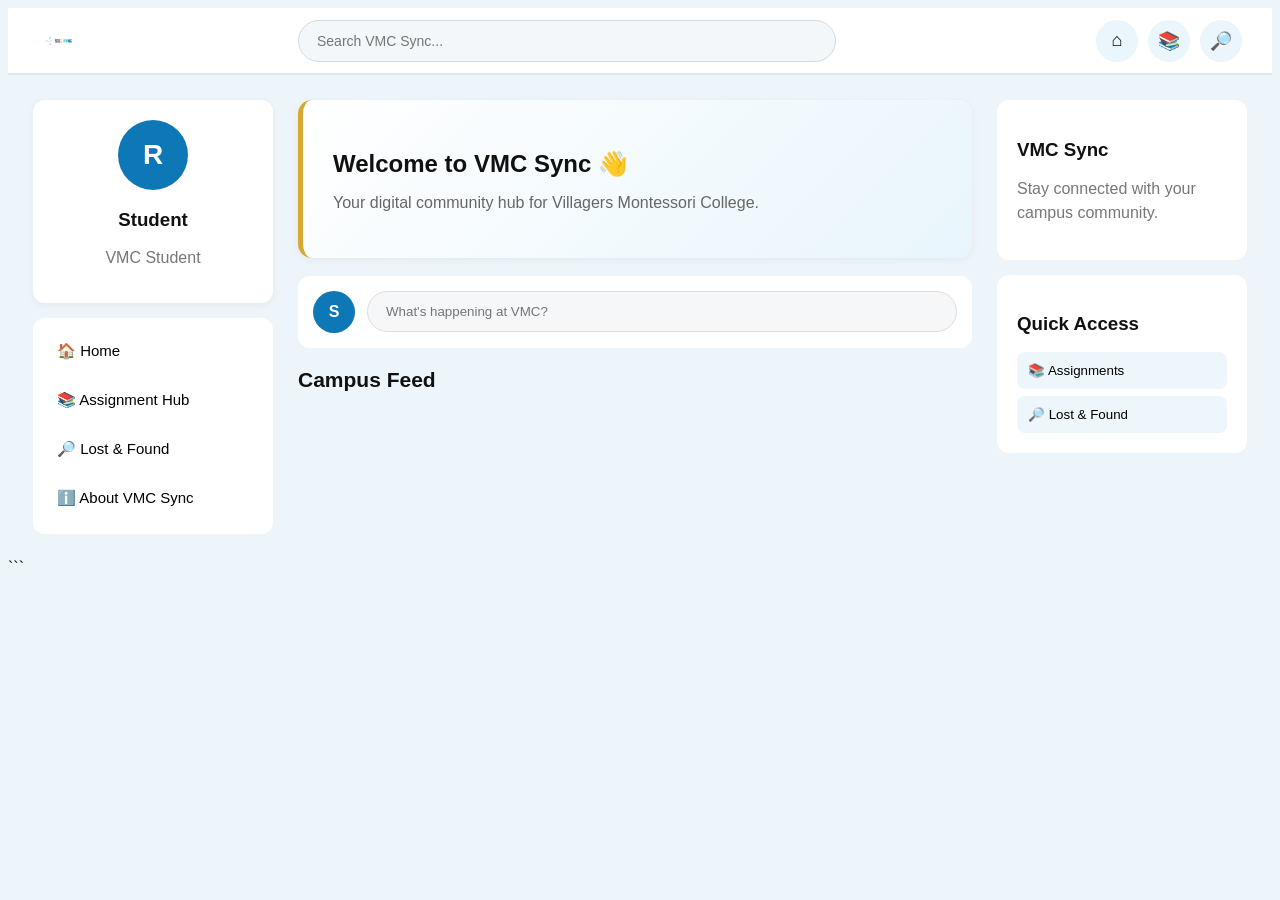
<file: index.html>
<!DOCTYPE html>
<html lang="en">
<head>
    <meta charset="UTF-8">
    <meta name="viewport" content="width=device-width, initial-scale=1.0">

    <title>VMC Sync | Student Community</title>

    <link rel="stylesheet" href="style.css">
</head>

<body>

<!-- ================= HEADER ================= -->

<header class="topbar">

    <div class="brand">
        <span></span><img src="logo.png"></span>
    </div>

    <div class="search-box">
        <input
            type="text"
            id="searchInput"
            placeholder="Search VMC Sync..."
            onkeyup="searchContent()"
        >
    </div>

    <div class="top-actions">
        <button onclick="showSection('home')">⌂</button>
        <button onclick="showSection('assignments')">📚</button>
        <button onclick="showSection('lostfound')">🔎</button>
    </div>

</header>


<!-- ================= MAIN LAYOUT ================= -->

<div class="page-layout">

    <!-- LEFT SIDEBAR -->

    <aside class="sidebar">

        <div class="profile-card">

            <div class="profile-picture">
                R
            </div>

            <h3>Student</h3>

            <p>VMC Student</p>

        </div>


        <nav>

            <button onclick="showSection('home')">
                🏠 Home
            </button>

            <button onclick="showSection('assignments')">
                📚 Assignment Hub
            </button>

            <button onclick="showSection('lostfound')">
                🔎 Lost & Found
            </button>

            <button onclick="showSection('about')">
                ℹ️ About VMC Sync
            </button>

        </nav>

    </aside>


    <!-- ================= CONTENT ================= -->

    <main class="main-content">


        <!-- HOME -->

        <section id="home" class="page-section">

            <div class="welcome-card">

                <h1>Welcome to VMC Sync 👋</h1>

                <p>
                    Your digital community hub for Villagers Montessori College.
                </p>

            </div>


            <div class="create-post">

                <div class="small-profile">
                    S
                </div>

                <input
                    type="text"
                    placeholder="What's happening at VMC?"
                    readonly
                >

            </div>


            <h2 class="section-title">
                Campus Feed
            </h2>

            <div id="announcementContainer">

                <!-- Announcements will appear here -->

            </div>

        </section>



        <!-- ASSIGNMENTS -->

        <section id="assignments" class="page-section hidden">

            <div class="section-header">

                <h1>📚 Assignment Hub</h1>

                <p>
                    Keep track of your academic requirements.
                </p>

            </div>


            <div id="assignmentContainer">

                <!-- Assignments appear here -->

            </div>

        </section>



        <!-- LOST AND FOUND -->

        <section id="lostfound" class="page-section hidden">

            <div class="section-header">

                <h1>🔎 Lost & Found</h1>

                <p>
                    Find or report items around the campus.
                </p>

            </div>


            <div id="lostFoundContainer">

                <!-- Lost and found items -->

            </div>

        </section>



        <!-- ABOUT -->

        <section id="about" class="page-section hidden">

            <div class="about-card">

                <h1>About VMC Sync</h1>

                <p>
                    VMC Sync is a web-based service platform and student
                    community designed specifically for Villagers Montessori College.
                </p>

                <h2>Our Purpose</h2>

                <p>
                    VMC Sync brings school announcements, coursework,
                    campus information and useful student services into
                    one centralized digital platform.
                </p>


                <h2>Core Functions</h2>

                <ul>

                    <li>
                        Campus Feed Management & Display
                    </li>

                    <li>
                        Assignment Tracking Hub
                    </li>

                    <li>
                        Lost and Found Registry
                    </li>

                    <li>
                        Local Data Synchronization
                    </li>

                    <li>
                        Responsive Multi-Section Navigation
                    </li>

                </ul>

            </div>

        </section>

    </main>


    <!-- ================= RIGHT SIDEBAR ================= -->

    <aside class="right-sidebar">

        <div class="quick-card">

            <h3>VMC Sync</h3>

            <p>
                Stay connected with your campus community.
            </p>

        </div>


        <div class="quick-card">

            <h3>Quick Access</h3>

            <button onclick="showSection('assignments')">
                📚 Assignments
            </button>

            <button onclick="showSection('lostfound')">
                🔎 Lost & Found
            </button>

        </div>

    </aside>

</div>


<!-- ================= MOBILE NAV ================= -->

<nav class="mobile-nav">

    <button onclick="showSection('home')">
        🏠
        <span>Home</span>
    </button>

    <button onclick="showSection('assignments')">
        📚
        <span>Tasks</span>
    </button>

    <button onclick="showSection('lostfound')">
        🔎
        <span>Lost</span>
    </button>

    <button onclick="showSection('about')">
        ℹ️
        <span>About</span>
    </button>

</nav>


<script src="script.js"></script>

</body>
</html>
```
</file>
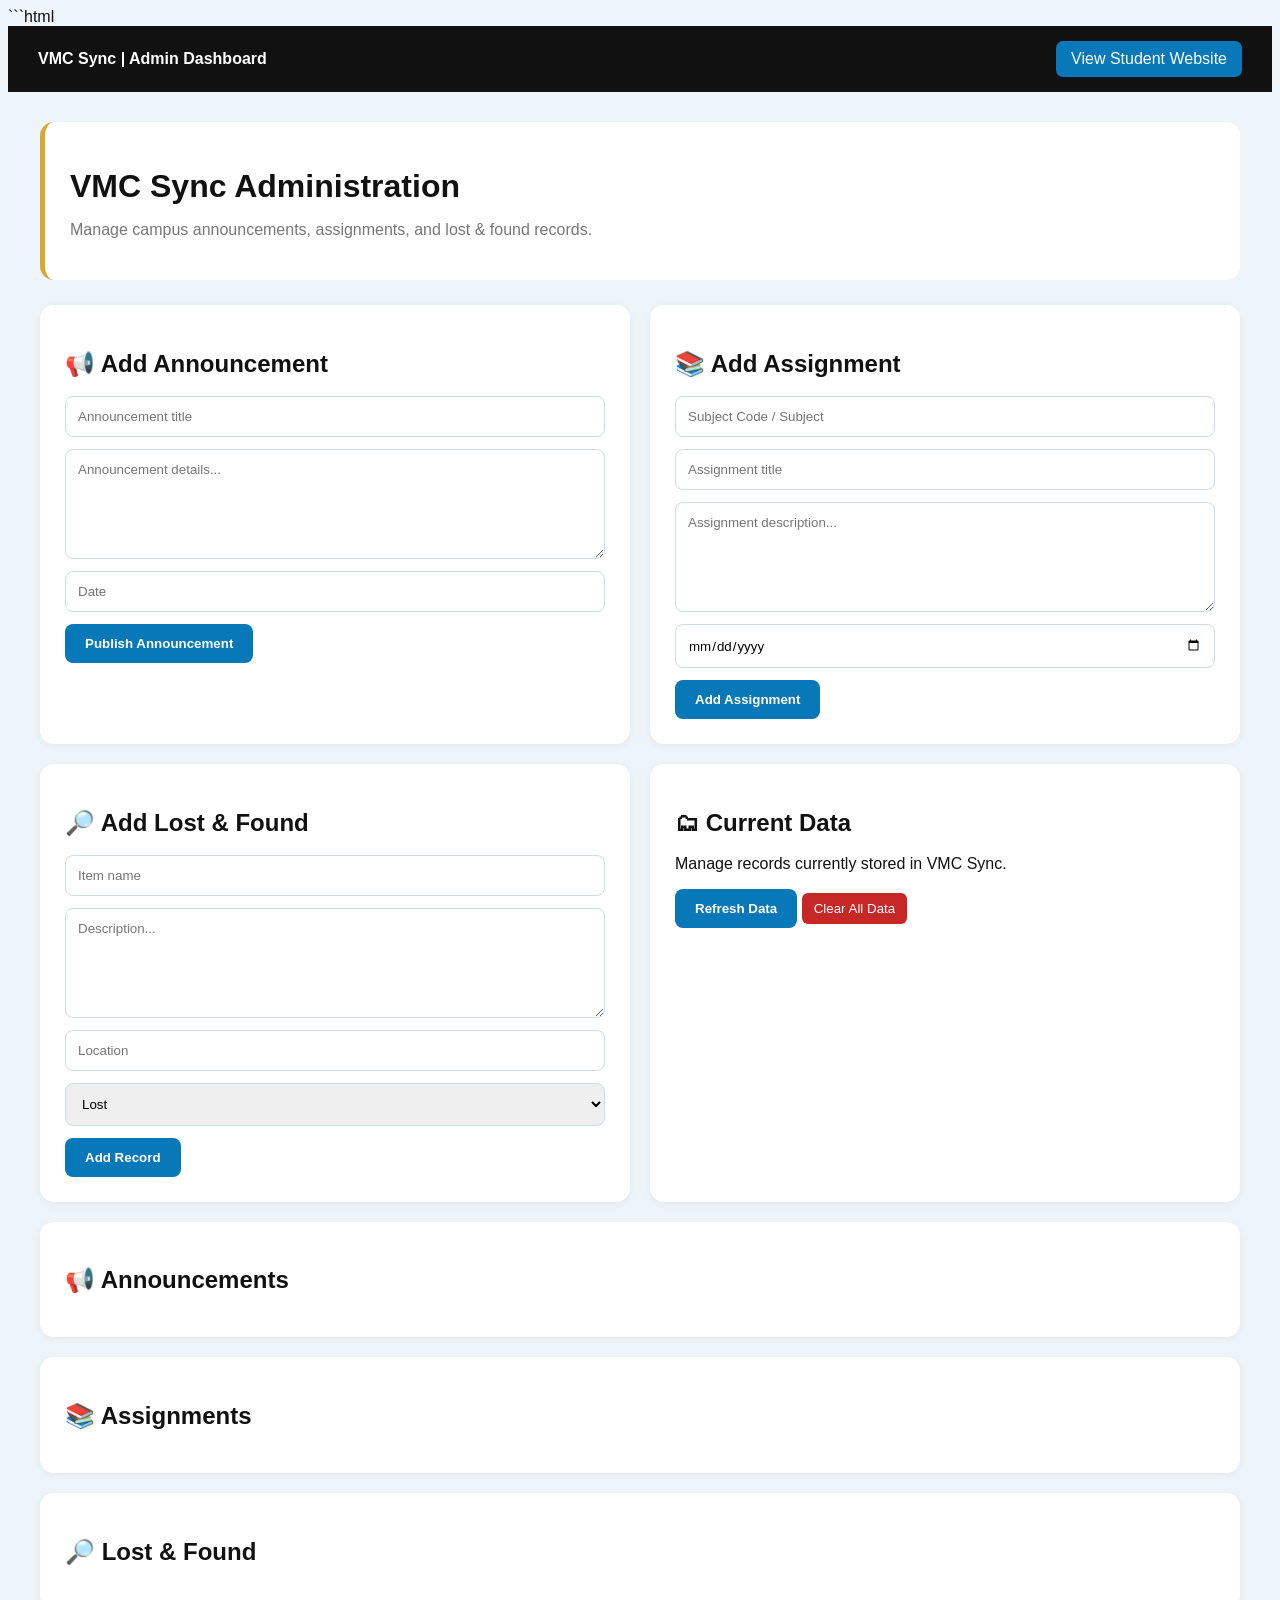
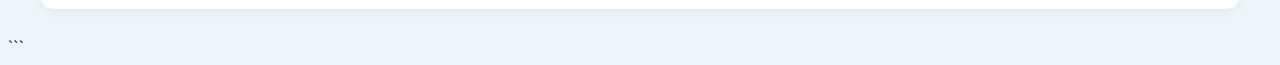
<file: admin.html>
```html
<!DOCTYPE html>
<html lang="en">

<head>

    <meta charset="UTF-8">

    <meta
        name="viewport"
        content="width=device-width, initial-scale=1.0"
    >

    <title>VMC Sync | Admin Dashboard</title>

    <link rel="stylesheet" href="style.css">

    <style>

        body {
            background: #eef5fa;
        }

        .admin-wrapper {

            max-width: 1200px;

            margin: auto;

            padding: 30px;
        }

        .admin-header {

            background: white;

            padding: 25px;

            border-radius: 14px;

            margin-bottom: 25px;

            border-left: 5px solid #d6aa32;

        }

        .admin-header h1 {

            margin-bottom: 8px;

        }

        .admin-header p {

            color: #777;

        }

        .admin-grid {

            display: grid;

            grid-template-columns: 1fr 1fr;

            gap: 20px;

        }

        .admin-card {

            background: white;

            padding: 25px;

            border-radius: 14px;

            box-shadow:
                0 2px 8px rgba(0,0,0,0.05);

        }

        .admin-card h2 {

            margin-bottom: 18px;

        }

        .admin-card input,
        .admin-card textarea,
        .admin-card select {

            width: 100%;

            padding: 12px;

            margin-bottom: 12px;

            border: 1px solid #ccdce5;

            border-radius: 8px;

            font-family: Arial;

        }

        .admin-card textarea {

            min-height: 110px;

            resize: vertical;

        }

        .admin-btn {

            background: #0878b8;

            color: white;

            border: none;

            padding: 12px 20px;

            border-radius: 8px;

            cursor: pointer;

            font-weight: bold;

        }

        .admin-btn:hover {

            background: #075f91;

        }

        .danger-btn {

            background: #c62828;

            color: white;

            border: none;

            padding: 8px 12px;

            border-radius: 6px;

            cursor: pointer;

        }

        .data-list {

            margin-top: 20px;

        }

        .data-item {

            border: 1px solid #e1e8ed;

            padding: 15px;

            border-radius: 10px;

            margin-bottom: 10px;

        }

        .data-item h3 {

            margin-bottom: 5px;

        }

        .data-item p {

            color: #666;

            margin-bottom: 8px;

        }

        .admin-topbar {

            background: #111;

            color: white;

            padding: 15px 30px;

            display: flex;

            justify-content: space-between;

            align-items: center;

        }

        .admin-topbar a {

            color: white;

            text-decoration: none;

            background: #0878b8;

            padding: 9px 15px;

            border-radius: 7px;

        }

        @media(max-width: 800px) {

            .admin-grid {

                grid-template-columns: 1fr;

            }

        }

    </style>

</head>


<body>


<!-- ADMIN TOPBAR -->

<header class="admin-topbar">

    <strong>
        VMC Sync | Admin Dashboard
    </strong>

    <a href="index.html">
        View Student Website
    </a>

</header>


<div class="admin-wrapper">


    <!-- HEADER -->

    <div class="admin-header">

        <h1>
            VMC Sync Administration
        </h1>

        <p>
            Manage campus announcements, assignments,
            and lost & found records.
        </p>

    </div>


    <div class="admin-grid">


        <!-- ================= ANNOUNCEMENT ================= -->

        <div class="admin-card">

            <h2>
                📢 Add Announcement
            </h2>

            <input
                type="text"
                id="announcementTitle"
                placeholder="Announcement title"
            >

            <textarea
                id="announcementContent"
                placeholder="Announcement details..."
            ></textarea>

            <input
                type="text"
                id="announcementDate"
                placeholder="Date"
            >

            <button
                class="admin-btn"
                onclick="addAnnouncement()"
            >
                Publish Announcement
            </button>

        </div>


        <!-- ================= ASSIGNMENT ================= -->

        <div class="admin-card">

            <h2>
                📚 Add Assignment
            </h2>

            <input
                type="text"
                id="assignmentSubject"
                placeholder="Subject Code / Subject"
            >

            <input
                type="text"
                id="assignmentTitle"
                placeholder="Assignment title"
            >

            <textarea
                id="assignmentDescription"
                placeholder="Assignment description..."
            ></textarea>

            <input
                type="date"
                id="assignmentDueDate"
            >

            <button
                class="admin-btn"
                onclick="addAssignment()"
            >
                Add Assignment
            </button>

        </div>


        <!-- ================= LOST FOUND ================= -->

        <div class="admin-card">

            <h2>
                🔎 Add Lost & Found
            </h2>

            <input
                type="text"
                id="lostItem"
                placeholder="Item name"
            >

            <textarea
                id="lostDescription"
                placeholder="Description..."
            ></textarea>

            <input
                type="text"
                id="lostLocation"
                placeholder="Location"
            >

            <select id="lostStatus">

                <option value="Lost">
                    Lost
                </option>

                <option value="Found">
                    Found
                </option>

            </select>

            <button
                class="admin-btn"
                onclick="addLostFound()"
            >
                Add Record
            </button>

        </div>


        <!-- ================= DATA MANAGEMENT ================= -->

        <div class="admin-card">

            <h2>
                🗂 Current Data
            </h2>

            <p>
                Manage records currently stored in VMC Sync.
            </p>

            <button
                class="admin-btn"
                onclick="refreshAdminData()"
            >
                Refresh Data
            </button>

            <button
                class="danger-btn"
                onclick="clearAllData()"
            >
                Clear All Data
            </button>

        </div>

    </div>


    <!-- ================= ANNOUNCEMENT LIST ================= -->

    <div class="admin-card data-list">

        <h2>
            📢 Announcements
        </h2>

        <div id="adminAnnouncements"></div>

    </div>


    <!-- ================= ASSIGNMENT LIST ================= -->

    <div class="admin-card data-list">

        <h2>
            📚 Assignments
        </h2>

        <div id="adminAssignments"></div>

    </div>


    <!-- ================= LOST FOUND LIST ================= -->

    <div class="admin-card data-list">

        <h2>
            🔎 Lost & Found
        </h2>

        <div id="adminLostFound"></div>

    </div>


</div>


<script src="admin.js"></script>

</body>

</html>
```
</file>
<file: style.css>
```css
/* =========================================
   VMC SYNC
   SHARED WEBSITE DESIGN
========================================= */

* {
    box-sizing: border-box;
    margin: 0;
    padding: 0;
}

body {
    font-family: Arial, Helvetica, sans-serif;
    background: #eef5fa;
    color: #111;
}


/* ================= HEADER ================= */

.topbar {
    height: 65px;
    background: white;
    border-bottom: 2px solid #dbeaf3;

    display: flex;
    align-items: center;

    padding: 0 30px;

    position: sticky;
    top: 0;

    z-index: 1000;
}


.brand {
    display: flex;
    align-items: center;

    width: 260px;

    font-size: 22px;
    font-weight: bold;

    color: #111;
}


.brand img {
    width: 42px;
    height: 42px;

    object-fit: contain;

    margin-right: 10px;
}


.search-box {
    flex: 1;
    max-width: 500px;
}


.search-box input {
    width: 100%;

    padding: 12px 18px;

    border-radius: 25px;

    border: 1px solid #ccdce5;

    background: #f3f7fa;

    outline: none;

    font-size: 14px;
}


.top-actions {
    margin-left: auto;

    display: flex;
    gap: 10px;
}


.top-actions button {
    width: 42px;
    height: 42px;

    border: none;

    border-radius: 50%;

    background: #eaf5fc;

    cursor: pointer;

    font-size: 18px;
}


.top-actions button:hover {
    background: #cde8f8;
}


/* ================= PAGE LAYOUT ================= */

.page-layout {

    display: grid;

    grid-template-columns:
        240px
        minmax(400px, 700px)
        250px;

    gap: 25px;

    max-width: 1400px;

    margin: auto;

    padding: 25px;
}


/* ================= LEFT SIDEBAR ================= */

.sidebar {

    position: sticky;

    top: 90px;

    height: fit-content;
}


.profile-card {

    background: white;

    border-radius: 12px;

    padding: 20px;

    text-align: center;

    margin-bottom: 15px;

    box-shadow: 0 2px 8px rgba(0,0,0,0.05);
}


.profile-picture {

    width: 70px;
    height: 70px;

    border-radius: 50%;

    background: #0d78b5;

    color: white;

    display: flex;

    align-items: center;

    justify-content: center;

    margin: auto auto 10px;

    font-size: 28px;

    font-weight: bold;
}


.profile-card p {
    color: #777;
    margin-top: 5px;
}


.sidebar nav {

    background: white;

    padding: 10px;

    border-radius: 12px;
}


.sidebar nav button {

    width: 100%;

    padding: 14px;

    border: none;

    background: transparent;

    text-align: left;

    border-radius: 8px;

    cursor: pointer;

    font-size: 15px;

    margin-bottom: 3px;
}


.sidebar nav button:hover {

    background: #eaf5fc;

    color: #0878b8;
}


/* ================= MAIN ================= */

.main-content {
    min-width: 0;
}


.page-section {
    display: block;
}


.hidden {
    display: none !important;
}


/* ================= WELCOME ================= */

.welcome-card {

    background: linear-gradient(
        135deg,
        #ffffff,
        #e8f5fc
    );

    padding: 30px;

    border-radius: 14px;

    margin-bottom: 18px;

    border-left: 5px solid #d6aa32;

    box-shadow: 0 2px 8px rgba(0,0,0,0.05);
}


.welcome-card h1 {
    margin-bottom: 8px;
}


.welcome-card p {
    color: #666;
}


/* ================= CREATE POST ================= */

.create-post {

    background: white;

    padding: 15px;

    border-radius: 12px;

    display: flex;

    align-items: center;

    gap: 12px;

    margin-bottom: 20px;
}


.small-profile {

    width: 42px;
    height: 42px;

    border-radius: 50%;

    background: #0d78b5;

    color: white;

    display: flex;

    align-items: center;

    justify-content: center;

    font-weight: bold;
}


.create-post input {

    flex: 1;

    padding: 12px 18px;

    border-radius: 25px;

    border: 1px solid #ddd;

    background: #f5f7f8;
}


/* ================= TITLES ================= */

.section-title {

    margin-bottom: 15px;

    font-size: 21px;
}


.section-header {

    background: white;

    padding: 25px;

    border-radius: 12px;

    margin-bottom: 20px;
}


.section-header p {

    color: #777;

    margin-top: 7px;
}


/* ================= ANNOUNCEMENT CARD ================= */

.announcement-card {

    background: white;

    border-radius: 12px;

    margin-bottom: 18px;

    padding: 20px;

    box-shadow: 0 2px 8px rgba(0,0,0,0.05);
}


.post-header {

    display: flex;

    align-items: center;

    margin-bottom: 15px;
}


.admin-avatar {

    width: 45px;
    height: 45px;

    background: #d6aa32;

    color: white;

    border-radius: 50%;

    display: flex;

    align-items: center;

    justify-content: center;

    font-weight: bold;

    margin-right: 10px;
}


.post-header small {

    display: block;

    color: #777;

    margin-top: 3px;
}


.announcement-card h3 {

    margin-bottom: 8px;
}


.announcement-card p {

    color: #444;

    line-height: 1.6;

    margin-bottom: 15px;
}


.post-footer {

    border-top: 1px solid #eee;

    padding-top: 12px;

    color: #777;

    font-size: 13px;
}


/* ================= ASSIGNMENTS ================= */

.assignment-card {

    background: white;

    padding: 20px;

    border-radius: 12px;

    margin-bottom: 15px;

    border-left: 5px solid #0d78b5;

    box-shadow: 0 2px 8px rgba(0,0,0,0.05);
}


.assignment-card h3 {

    margin-bottom: 10px;
}


.assignment-subject {

    display: inline-block;

    background: #e7f4fb;

    color: #0878b8;

    padding: 5px 10px;

    border-radius: 15px;

    font-size: 12px;

    margin-bottom: 10px;
}


.due-date {

    margin-top: 12px;

    font-weight: bold;

    color: #b18400;
}


/* ================= LOST FOUND ================= */

.lost-card {

    background: white;

    padding: 20px;

    border-radius: 12px;

    margin-bottom: 15px;

    box-shadow: 0 2px 8px rgba(0,0,0,0.05);
}


.status {

    display: inline-block;

    padding: 5px 10px;

    border-radius: 15px;

    font-size: 12px;

    font-weight: bold;

    margin-bottom: 10px;
}


.status.lost {

    background: #ffe5e5;

    color: #c62828;
}


.status.found {

    background: #e4f6e8;

    color: #2e7d32;
}


.item-location {

    color: #666;

    margin-top: 8px;
}


/* ================= RIGHT SIDEBAR ================= */

.right-sidebar {

    position: sticky;

    top: 90px;

    height: fit-content;
}


.quick-card {

    background: white;

    border-radius: 12px;

    padding: 20px;

    margin-bottom: 15px;
}


.quick-card h3 {

    margin-bottom: 10px;
}


.quick-card p {

    color: #777;

    line-height: 1.5;

    margin-bottom: 15px;
}


.quick-card button {

    width: 100%;

    border: none;

    background: #edf6fb;

    padding: 11px;

    margin-top: 7px;

    border-radius: 8px;

    cursor: pointer;

    text-align: left;
}


.quick-card button:hover {

    background: #d6edf9;
}


/* ================= ABOUT ================= */

.about-card {

    background: white;

    border-radius: 12px;

    padding: 30px;

    line-height: 1.7;
}


.about-card h1 {

    margin-bottom: 15px;
}


.about-card h2 {

    margin-top: 25px;

    margin-bottom: 10px;
}


.about-card ul {

    padding-left: 20px;
}


/* ================= MOBILE ================= */

.mobile-nav {

    display: none;
}


@media(max-width: 1100px) {

    .page-layout {

        grid-template-columns:
            200px
            1fr;
    }

    .right-sidebar {

        display: none;
    }
}


@media(max-width: 750px) {

    .topbar {

        padding: 0 12px;
    }

    .brand {

        width: auto;
    }

    .brand span {

        display: none;
    }

    .search-box {

        margin-left: 10px;
    }

    .top-actions {

        display: none;
    }

    .page-layout {

        display: block;

        padding: 15px;
    }

    .sidebar {

        display: none;
    }

    .main-content {

        padding-bottom: 75px;
    }

    .mobile-nav {

        display: flex;

        position: fixed;

        bottom: 0;

        left: 0;

        right: 0;

        height: 65px;

        background: white;

        border-top: 1px solid #ddd;

        z-index: 1000;

        justify-content: space-around;
    }

    .mobile-nav button {

        border: none;

        background: transparent;

        font-size: 18px;

        display: flex;

        flex-direction: column;

        align-items: center;

        gap: 3px;
    }

    .mobile-nav span {

        font-size: 10px;
    }
}
```
</file>
